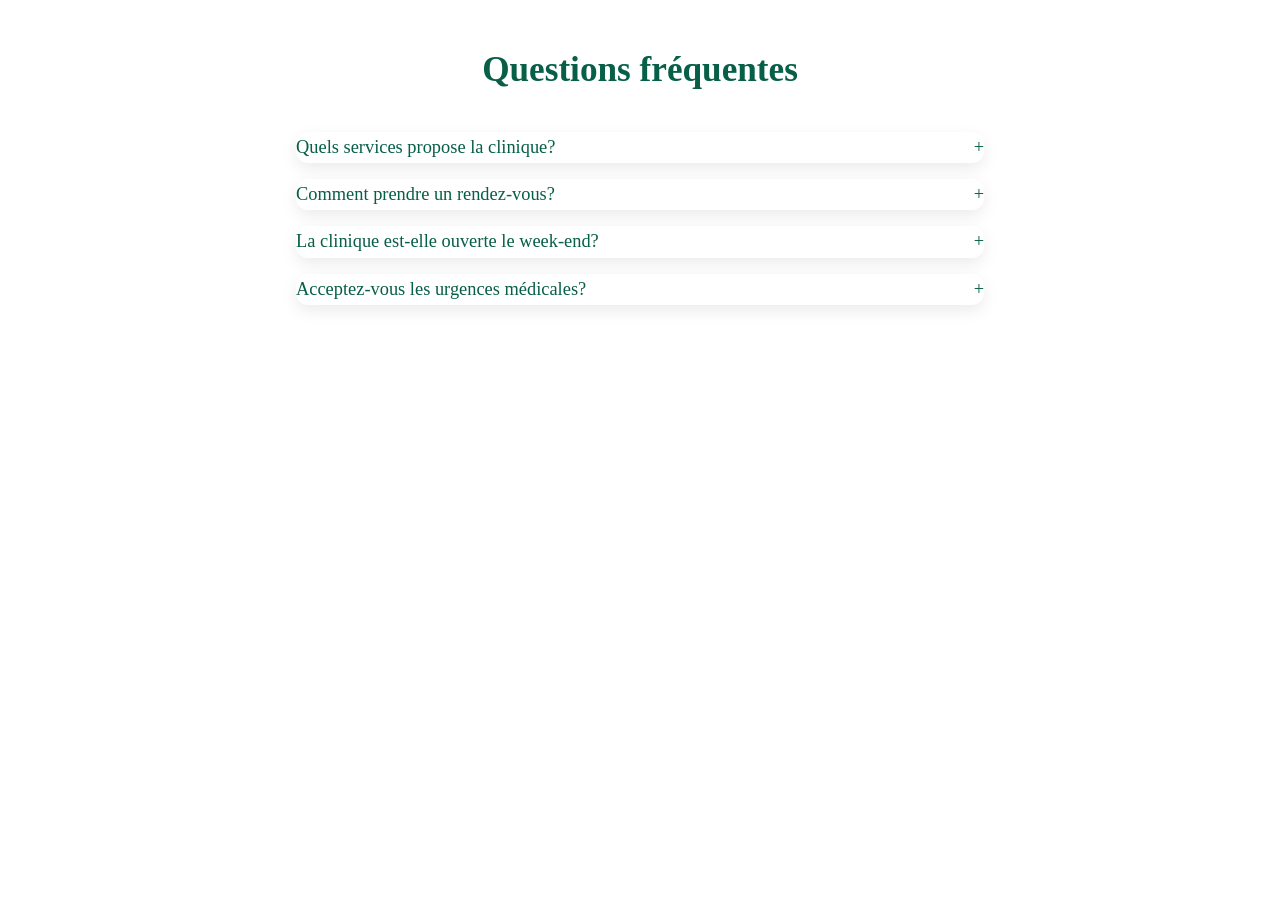
<file: faq.html>
<!DOCTYPE html>
<html lang="en">
    <head>
        <meta charset="UTF-8">
        <meta name="viewport" content="width=device-width, initial-scale=1.0">
        <title>FAQ</title>

        <style>
            /*Base de la page*/
            *{
                margin: 0;
                padding: 0;
                box-sizing: border-box;
            }

            html{
                scroll-behavior: smooth;
            }

            body{
                line-height: 1.7;
                background-color:white;
                color: #032015;
            }

            .faq{
                max-width: 48rem;
                margin: auto;
                padding: clamp(1rem,4vw,2.5rem);
            }

            .faq h1{
                text-align: center;
                color: #065f46;
                margin-bottom: 2rem;
                font-size: clamp(1.5rem,5vw,2.2rem);
            }

            /*boc question*/
            .faq details{
                background: white;
                border-radius: 0.75rem;
                padding: clam(1rem,3vw,1.4rem);
                margin-bottom: 1rem;
                box-shadow: 0 6px 16px rgba(0,0,0,0.08);
            }

            /*question*/
            .faq summary{
                cursor: pointer;
                font-size: 600;
                color: #065f46;
                font-size: clamp(1rem, 3.5vw, 1.15rem);
                list-style: none;
                position: relative;
                padding-right: 1.8rem;
            }

            .faq summary::after{
                content: "+";
                position: absolute;
                right: 0;
                font-size: 1.rem;

            }

            .faq details[open] summary::after{
                content: "-";
            }

            /*les reponses*/
            .faq p{
                margin-top: 0.8rem;
                font-size: clamp(0.95rem, 3.5vw, 1,05rem);
                color: #052005;
            }

            /*access*/
            summary::-webkit-details-marker{
                display: none;
            }
        </style>
    </head>

    <body>
        <main>
            <!--notre page faq-->
            <section class="faq" id="faq">

                <h1>Questions fr&eacute;quentes</h1>
                <!--les questions-->
                <details>
                    <summary>Quels services propose la clinique?</summary>
                    <p>La clinique propose la p&eacute;diatrie,la consultation g&eacute;n&eacute;rale,
                         les soins pr&eacute;nataux et dentaires.</p>
                </details>

                <details>
                    <summary>Comment prendre un rendez-vous?</summary>
                    <p>
                        Vous pouvez prendre rendez-vous directement &aacute; la clinique ou par t&eacute;l&eacute;phone.
                    </p>
                </details>

                <details>
                    <summary>La clinique est-elle ouverte le week-end?</summary>
                    <p>Oui,la clinique est ouverte du lundi au samdedi selon les horaires .</p>
                </details>

                <details>
                    <summary>Acceptez-vous les urgences m&eacute;dicales?</summary>
                    <p>les urgences sont prises en charge selon la disponibilit&eacute; du personnel.</p>
                </details>
            </section>
          
        </main>
    </body>
</html>
</file>
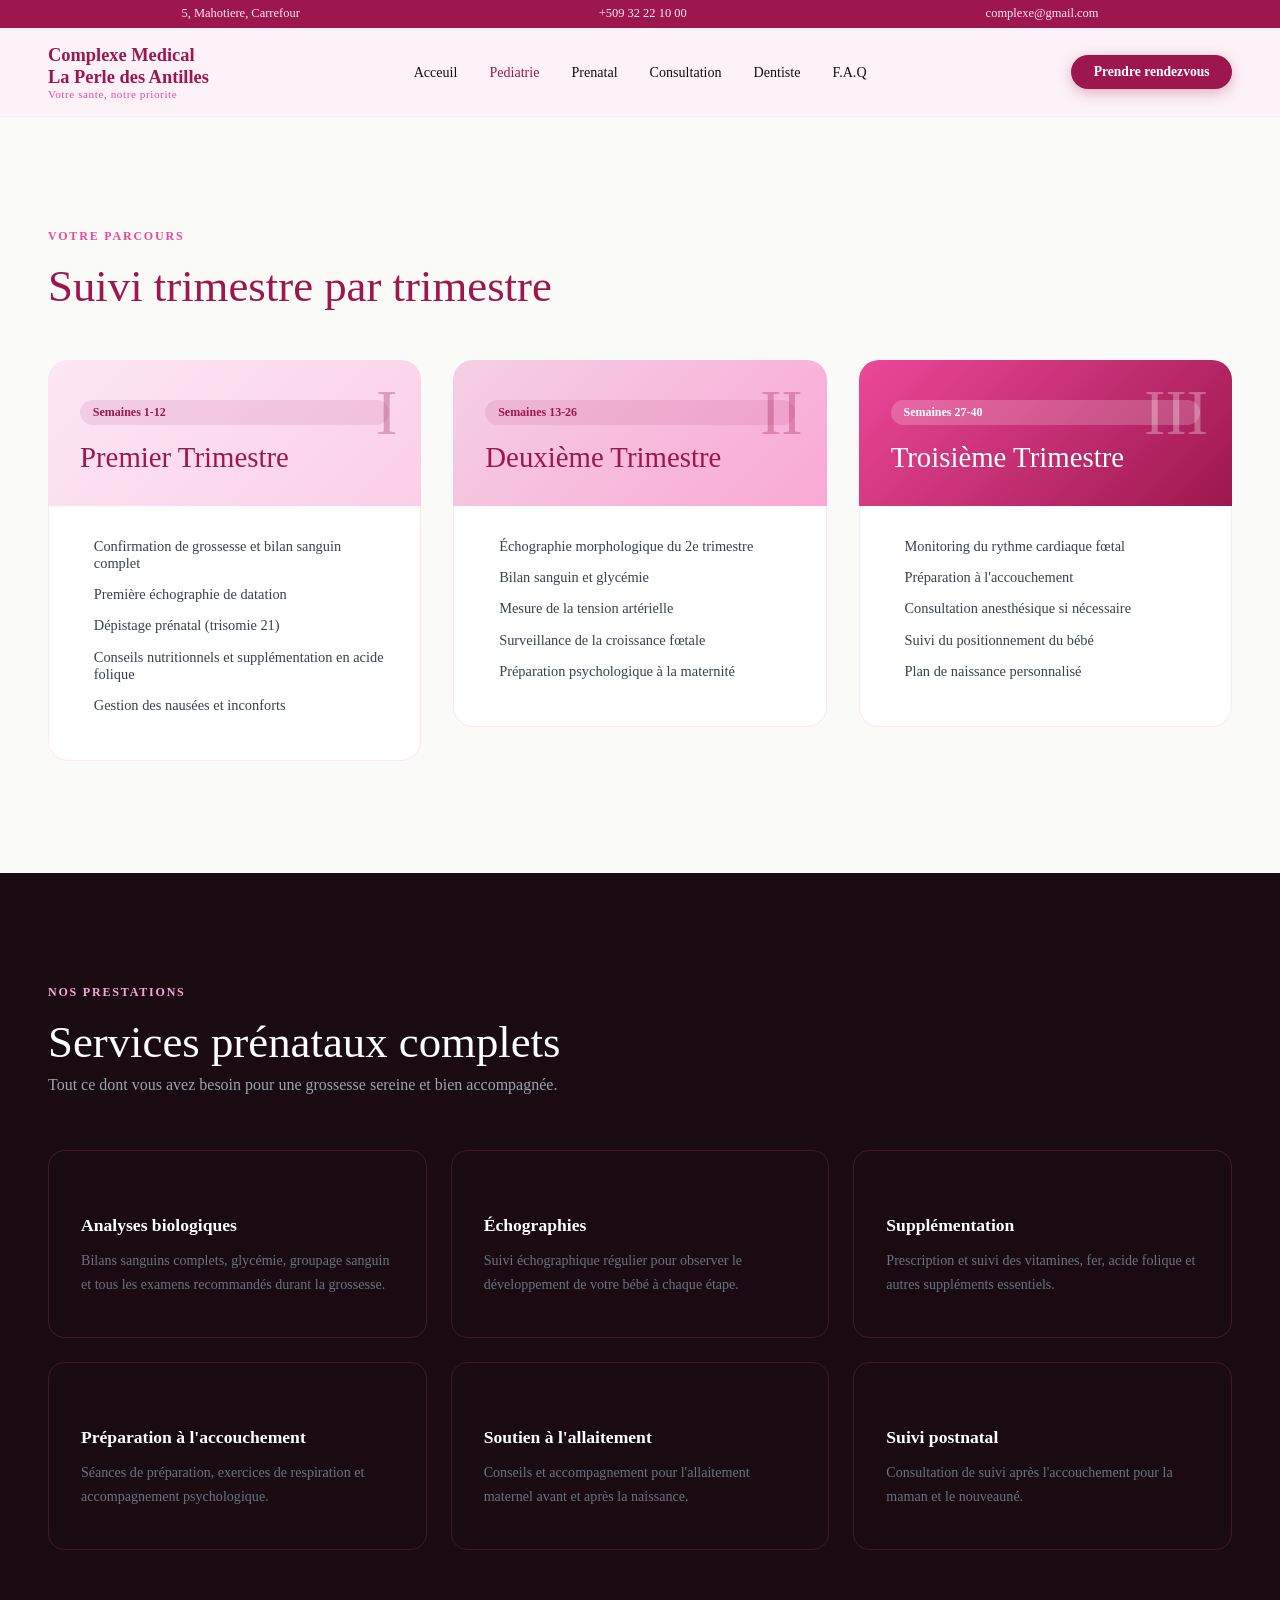
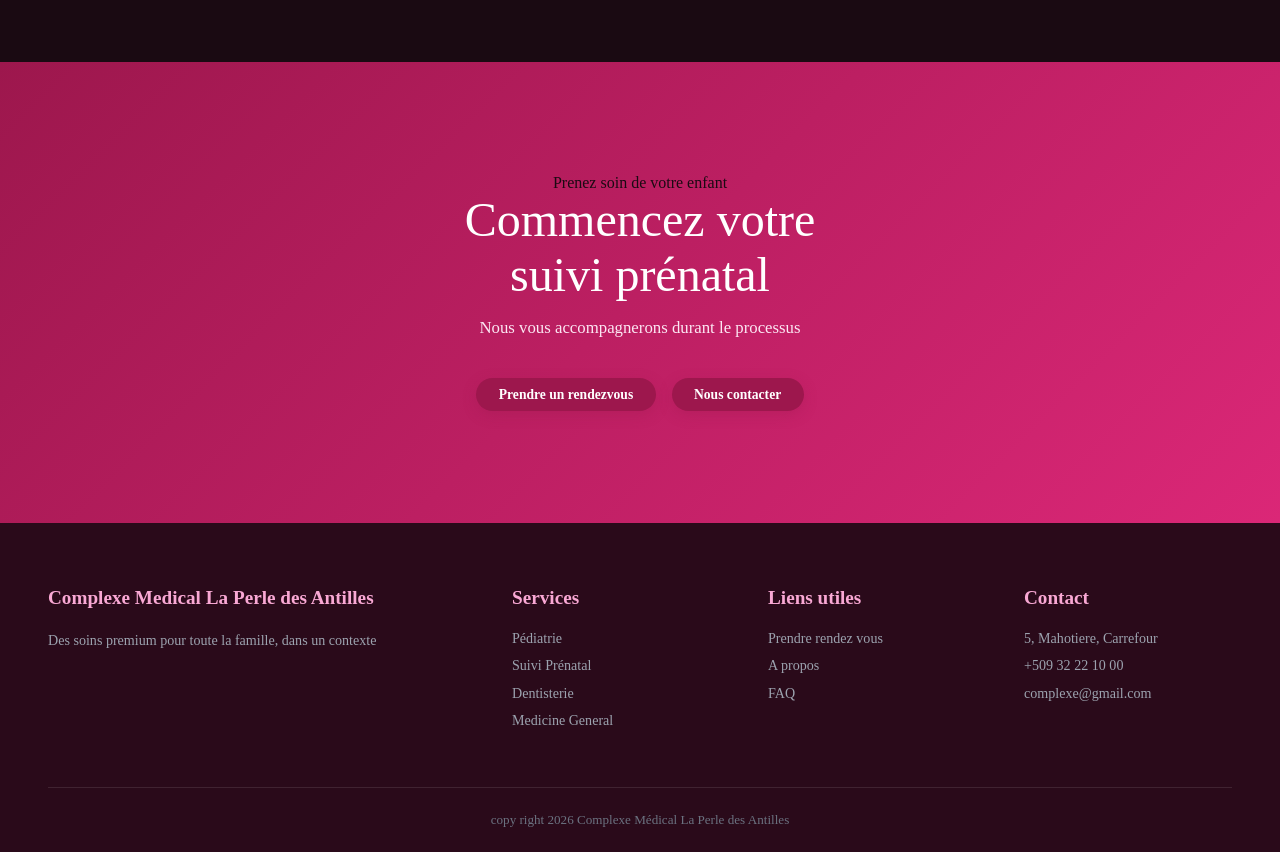
<file: prenatal.html>
<!DOCTYPE html>
<html lang="fr">

<head>
    <meta charset="UTF-8">
    <meta name="viewport" content="width=device-width, initial-scale=1.0">
    <title>Prenatal-Complexe Medical la Perle des Antilles</title>

    <style>
        * {
            margin: 0;
            padding: 0;
            box-sizing: border-box;
        }

        body {
            background: #fafaf8;
            color: #1a0a12;
            overflow-x: hidden;
        }

        .topbar {
            background: #9d174d;
            padding: 0.4rem 2rem;
            display: flex;
            justify-content: space-around;
            align-items: center;
            font-size: 0.78rem;
            color: #fce7f3;
        }

        .main {
            display: flex;
            align-items: center;
            justify-content: space-between;
            padding: 1rem 3rem;
            border-bottom: 1px solid #fce7f3;
            position: sticky;
            top: 0;
            background: rgba(253, 242, 248, 0.97);
            backdrop-filter: blur(12px);
            z-index: 100;
        }

        .logo {
            display: flex;
            align-items: center;
            gap: 0.8rem;
            text-decoration: none;
        }

        .logo h1 {
            font-family: 'Cormorant Garamond', serif;
            font-size: 1.15rem;
            color: #9d174d;
            line-height: 1.2;
        }

        .logo span {
            display: block;
            font-size: 0.7rem;
            color: #ec4899;
            font-weight: 500;
            letter-spacing: 0.05em;
        }

        .navLiens {
            display: flex;
            gap: 2rem;
            list-style: none;

        }

        .navLiens a {
            text-decoration: none;
            color: #1a0a12;
            font-size: 0.88rem;
            font-weight: 500;
            transition: color 0.2s;
        }

        .navLiens a:hover,
        .navLiens a.active {
            color: #9d174d;
        }

        .btnRdv {
            background: #9d174d;
            color: white;
            padding: 0.55rem 1.4rem;
            border-radius: 50px;
            text-decoration: none;
            font-size: 0.85rem;
            font-weight: 600;
            transition: all 0.3s;
            box-shadow: 0 4px 14px rgba(157, 23, 77, 0.3);
        }

        .btnRdv:hover {
            background: #ec4899;
            transform: translateY(2px);
        }

        /*sa se pou menu hamburger*/
        .hamburger {
            display: none;
            flex-direction: column;
            gap: 5px;
            cursor: pointer;
            background: none;
            border: none;
            padding: 6px;
            z-index: 200;
        }

        .hamburger span {
            display: block;
            width: 25px;
            height: 2.5px;
            background: #065f46;
            border-radius: 2px;
            transition: all 0.3s;
        }

        .hamburger.open span:nth-child(1) {
            transform: translateY(7.5px) rotate(45deg);
        }

        .hamburger.open span:nth-child(2) {
            opacity: 0;
        }

        .hamburger.open span:nth-child(3) {
            transform: translateY(-7.5px) rotate(-45deg);
        }

        /* les trimestes */
        .trimsection {
            padding: 7rem 3rem;
        }

        .trimsection .eyebrow {
            font-size: 0.75rem;
            text-transform: uppercase;
            letter-spacing: 0.15em;
            color: #ec4899;
            font-weight: 600;
            margin-bottom: 1rem;
        }

        .trimsection h2 {
            font-size: 2.8rem;
            color: #9d174d;
            font-weight: 300;
            margin-bottom: 3rem;
        }

        .trimestres {
            display: grid;
            grid-template-columns: repeat(3, 1fr);
            gap: 2rem;
        }

        .trimestre {
            border-radius: 20px;
            overflow: hidden;
        }

        .trimheader {
            padding: 2.5rem 2rem 2rem;
            position: relative;
        }

        .trim1 .trimheader {
            background: linear-gradient(135deg, #fce7f3, #fbcfe8);
        }

        .trim2 .trimheader {
            background: linear-gradient(135deg, #f5d0e5, #f9a8d4);
        }

        .trim3 .trimheader {
            background: linear-gradient(135deg, #ec4899, #9d174d);
        }

        .trim3 .trimheader * {
            color: white !important;
        }

        .trimnumber {

            font-size: 4rem;
            font-weight: 300;
            color: #9d174d;
            opacity: 0.3;
            position: absolute;
            top: 1rem;
            right: 1.5rem;
        }

        .trimweeks {
            display: inline block;
            background: rgba(157, 23, 77, 0.1);
            color: #9d174d;
            padding: 0.3rem 0.8rem;
            border-radius: 50px;
            font-size: 0.75rem;
            font-weight: 600;
            margin-bottom: 1rem;
        }

        .trim3 .trimweeks {
            background: rgba(255, 255, 255, 0.2);
            color: white;
        }

        .trimheader h3 {

            font-size: 1.8rem;
            color: #9d174d;
            font-weight: 300;
        }

        .trimbody {
            background: white;
            border: 1px solid #fce7f3;
            border-top: 0;
            border-radius: 0 0 20px 20px;
            padding: 2rem;
        }

        .trimbody ul {
            list-style: none;
        }

        .trimbody ul li {
            display: flex;
            gap: 0.8rem;
            align-items: flexstart;
            margin-bottom: 0.9rem;
            font-size: 0.9rem;
            color: #374151;
        }

        .trimbody ul li::before {
            content: '';
            color: #ec4899;
            font-size: 0.6rem;
            margin-top: 0.3rem;
            flex-shrink: 0;
        }

        /* Sservices offertes*/
        .servicessection {
            background: #1a0a12;
            padding: 7rem 3rem;
        }

        .servicessection .eyebrow {
            color: #f9a8d4;
            font-size: 0.75rem;
            text-transform: uppercase;
            letter-spacing: 0.15em;
            font-weight: 600;
            margin-bottom: 1rem;
        }

        .servicessection h2 {
            font-family: 'Cormorant Garamond', serif;
            font-size: 2.8rem;
            color: white;
            font-weight: 300;
            margin-bottom: 0.5rem;
        }

        .servicessection .sub {
            color: #9ca3af;
            margin-bottom: 3.5rem;
        }

        .svgrid {
            display: grid;
            grid-template-columns: repeat(3, 1fr);
            gap: 1.5rem;
        }

        .svcard {
            background: #1a0a12;
            border: 1px solid #3d1a2a;
            border-radius: 16px;
            padding: 2.5rem 2rem;
            transition: all 0.4s;
            position: relative;
            overflow: hidden;
        }

        .svcard::after {
            content: '';
            position: absolute;
            top: 0;
            left: 0;
            right: 0;
            height: 3px;
            background: linear-gradient(to right, #9d174d, #ec4899);
            transform: scaleX(0);
            transition: transform 0.4s;
        }

        .svcard:hover {
            transform: translateY(6px);
            border-color: #6b2540;
        }

        .svcard:hover::after {
            transform: scaleX(1);
        }

        .svcard .icon {
            font-size: 2.5rem;
            margin-bottom: 1.5rem;
        }

        .svcard h3 {
            color: white;
            font-size: 1.1rem;
            font-weight: 600;
            margin-bottom: 0.8rem;
        }

        .svcard p {
            color: #6b7280;
            font-size: 0.88rem;
            line-height: 1.7;
        }



        /* notre partie cta */
        .ctasec {
            background: linear-gradient(135deg, #9d174d 0%, #db2777 100%);
            padding: 7rem 3rem;
            text-align: center;
        }

        .ctasec h2 {
            font-family: 'Cormorant Garamond', serif;
            font-size: 3rem;
            color: white;
            font-weight: 300;
            margin-bottom: 1rem;
        }

        .ctasec p {
            color: #fce7f3;
            font-size: 1.05rem;
            margin-bottom: 2.5rem;
        }

        .ctaBtn {
            display: flex;
            gap: 1rem;
            justify-content: center;
            flex-wrap: wrap;
        }


        /* le pied de page */
        footer {
            background: #2a0a1a;
            color: white;
            padding: 4rem 3rem 1.5rem;
        }

        .footerGrid {
            display: grid;
            grid-template-columns: 2fr 1fr 1fr 1fr;
            gap: 3rem;
            padding-bottom: 3rem;
            border-bottom: 1px solid rgba(255, 255, 255, 0.1);
        }

        .footercol h4 {
            font-family: 'Cormorant Garamond', serif;
            font-size: 1.2rem;
            margin-bottom: 1.2rem;
            color: #f9a8d4;
        }

        .footercol p {
            color: #9ca3af;
            font-size: 0.88rem;
            line-height: 1.7;
        }

        .footercol ul {
            list-style: none;
        }

        .footercol ul li {
            margin-bottom: 0.6rem;
        }

        .footercol ul li a {
            color: #9ca3af;
            text-decoration: none;
            font-size: 0.88rem;
            transition: color 0.2s;
        }

        .footercol ul li a:hover {
            color: #f9a8d4;
        }

        .footerB {
            padding-top: 1.5rem;
            text-align: center;
            color: #6b7280;
            font-size: 0.82rem;
        }

        @media(maxwidth:1024px) {
            .herolayout {
                grid-template-columns: 1fr;
                padding: 4rem 2rem;
            }

            .herovisual {
                display: none;
            }

            .trimestres {
                grid-template-columns: 1fr;
            }

            .svgrid {
                grid-template-columns: 1fr 1fr;
            }

            .temoignages {
                grid-template-columns: 1fr;
            }

            .footerGrid {
                grid-template-columns: 1fr 1fr;
            }
        }

        @media(maxwidth:600px) {
            nav.main {
                padding: 1rem;
            }

            .navlinks {
                display: none;
            }

            .svgrid {
                grid-template-columns: 1fr;
            }

            .footerGrid {
                grid-template-columns: 1fr;
            }

            .servicessection,
            .trimsection,
            .temoignagesection,
            .ctasec {
                padding: 4rem 1.5rem;
            }
        }

        /*tablette */
        @media (max-width: 1024px) {
            .serG {
                grid-template-columns: repeat(2, 1fr);
            }

            .agesTime {
                grid-template-columns: repeat(2, 1fr);
            }

            .introS {
                grid-template-columns: 1fr;
            }

            .introV {
                padding: 3rem;
                min-height: 300px;
            }

            .introText {
                padding: 3rem;
            }

            .navLiens li a {
                font-size: 0.8rem;
                padding: 0.35rem 0.6rem;
            }
        }

        /*mobile*/
        @media (max-width: 768px) {

            /* topbar */
            .topbar {
                flex-direction: column;
                text-align: center;
                font-size: 0.76rem;
                padding: 0.5rem 1rem;
                gap: 2px;
            }

            /* navbar */
            .main {
                padding: 0.8rem 1rem;
                position: relative;
            }

            /* hamburger visible */
            .hamburger {
                display: flex;
            }

            /* menu cache s'ouvre avec .open */
            .navLiens {
                display: none;
                width: 100%;
                flex-direction: column;
                background: white;
                padding: 0.5rem 0;
                border-top: 1px solid #d1e8dc;
                box-shadow: 0 8px 24px rgba(0, 0, 0, 0.1);
                order: 10;
                gap: 2px;
            }

            .navLiens.open {
                display: flex;
            }

            .navLiens li {
                width: 100%;
            }

            .navLiens li a {
                padding: 0.7rem 1.2rem;
                font-size: 0.95rem;
                border-radius: 0;
                border-left: 3px solid transparent;
            }

            .navLiens li a:hover,
            .navLiens li a.active {
                background: #f0fdf4;
                color: #065f46;
                border-left-color: #22c55e;
            }

            .btnRdv {
                display: none;
            }

            /* banniere */
            .banniere {
                height: 85vh;
            }

            .banniereBg {
                padding: 1.5rem;
                max-width: 100%;
            }

            .banniereBg h1 {
                font-size: 2rem;
            }

            .banniereBg p {
                font-size: 0.9rem;
            }

            .banniereC {
                flex-direction: column;
                align-items: flex-start;
            }

            .btnG,
            .btnOG {
                width: 100%;
                max-width: 280px;
                text-align: center;
                padding: 0.8rem 1.5rem;
            }

            /* intro */
            .introS {
                grid-template-columns: 1fr;
            }

            .introV {
                padding: 2.5rem 1.5rem;
                min-height: 240px;
            }

            .bigI {
                width: 120px;
                height: 120px;
                font-size: 3.5rem;
            }

            .introVC {
                font-size: 1.1rem;
            }

            .introText {
                padding: 2rem 1.5rem;
            }

            .introText h2 {
                font-size: 1.7rem;
            }

            /* services */
            .serS {
                padding: 3rem 1.2rem;
            }

            .serS h2 {
                font-size: 1.8rem;
            }

            .serG {
                grid-template-columns: 1fr;
                gap: 1rem;
            }

            .serCard {
                padding: 1.5rem;
            }

            /* âges */
            .agesSec {
                padding: 3rem 1.2rem;
            }

            .agesSec h2 {
                font-size: 1.8rem;
            }

            .agesTime {
                grid-template-columns: repeat(2, 1fr);
                gap: 1rem;
            }

            .agesCard {
                padding: 1.5rem 1rem;
            }

            .agesNombre {
                font-size: 3rem;
            }

            /* CTA */
            .ctasec {
                padding: 3.5rem 1.2rem;
            }

            .ctasec h2 {
                font-size: 1.8rem;
            }

            .ctaBtn {
                flex-direction: column;
                align-items: center;
            }

            .ctaBtn .btnG,
            .ctaBtn .btnOG {
                width: 100%;
                max-width: 280px;
                text-align: center;
            }

            /* footer */
            footer {
                padding: 2.5rem 1.2rem 0;
            }

            .footerGrid {
                grid-template-columns: 1fr;
                gap: 1.5rem;
            }
        }

        @media (max-width: 420px) {
            .banniereBg h1 {
                font-size: 1.6rem;
            }

            .introText h2 {
                font-size: 1.4rem;
            }

            .serS h2,
            .agesSec h2,
            .ctasec h2 {
                font-size: 1.4rem;
            }

            .agesTime {
                grid-template-columns: 1fr;
            }
        }
    </style>
</head>

<body>
    <!--le page prenatal-->
    <nav class="topbar">
        <span>5, Mahotiere, Carrefour</span>
        <span>+509 32 22 10 00</span>
        <span>complexe@gmail.com</span>
    </nav>

    <nav class="main">
        <a class="logo" href="index.html">
            <div>
                <h1>Complexe Medical<br>La Perle des Antilles</h1>
                <span>Votre sante, notre priorite</span>
            </div>
        </a>


         <button class="hamburger" id="hamburger" aria-label="Menu" aria-expanded="false">
            <span></span>
            <span></span>
            <span></span>
        </button>

        <ul class="navLiens" id="navLiens">
            <li><a href="index.html">Acceuil</a></li>
            <li><a href="pediatre.html" class="active">Pediatrie</a></li>
            <li><a href="prenatal.html">Prenatal</a></li>
            <li><a href="consultationGeneral.html">Consultation</a></li>
            <li><a href="dentiste.html">Dentiste</a></li>
            <li><a href="faq.html">F.A.Q</a></li>
        </ul>
        <a href="prendreRendez.html" class="btnRdv">Prendre rendezvous</a>
    </nav>


    <!--trimestes-->
    <section class="trimsection" id="trimestres">
        <div class="eyebrow">Votre parcours</div>
        <h2>Suivi trimestre par trimestre</h2>
        <div class="trimestres">
            <div class="trimestre trim1">
                <div class="trimheader">
                    <div class="trimnumber">I</div>
                    <div class="trimweeks">Semaines 1-12</div>
                    <h3>Premier Trimestre</h3>
                </div>
                <div class="trimbody">
                    <ul>
                        <li>Confirmation de grossesse et bilan sanguin complet</li>
                        <li>Première échographie de datation</li>
                        <li>Dépistage prénatal (trisomie 21)</li>
                        <li>Conseils nutritionnels et supplémentation en acide folique</li>
                        <li>Gestion des nausées et inconforts</li>
                    </ul>
                </div>
            </div>
            <div class="trimestre trim2">
                <div class="trimheader">
                    <div class="trimnumber">II</div>
                    <div class="trimweeks">Semaines 13-26</div>
                    <h3>Deuxième Trimestre</h3>
                </div>
                <div class="trimbody">
                    <ul>
                        <li>Échographie morphologique du 2e trimestre</li>
                        <li>Bilan sanguin et glycémie</li>
                        <li>Mesure de la tension artérielle</li>
                        <li>Surveillance de la croissance fœtale</li>
                        <li>Préparation psychologique à la maternité</li>
                    </ul>
                </div>
            </div>
            <div class="trimestre trim3">
                <div class="trimheader">
                    <div class="trimnumber">III</div>
                    <div class="trimweeks">Semaines 27-40</div>
                    <h3>Troisième Trimestre</h3>
                </div>
                <div class="trimbody">
                    <ul>
                        <li>Monitoring du rythme cardiaque fœtal</li>
                        <li>Préparation à l'accouchement</li>
                        <li>Consultation anesthésique si nécessaire</li>
                        <li>Suivi du positionnement du bébé</li>
                        <li>Plan de naissance personnalisé</li>
                    </ul>
                </div>
            </div>
        </div>
    </section>

    <!--services-->
    <section class="servicessection">
        <div class="eyebrow">Nos prestations</div>
        <h2>Services prénataux complets</h2>
        <p class="sub">Tout ce dont vous avez besoin pour une grossesse sereine et bien accompagnée.</p>
        <div class="svgrid">
            <div class="svcard">
                <div class="icon"></div>
                <h3>Analyses biologiques</h3>
                <p>Bilans sanguins complets, glycémie, groupage sanguin et tous les examens recommandés durant la
                    grossesse.</p>
            </div>
            <div class="svcard">
                <div class="icon"></div>
                <h3>Échographies</h3>
                <p>Suivi échographique régulier pour observer le développement de votre bébé à chaque étape.</p>
            </div>
            <div class="svcard">
                <div class="icon"></div>
                <h3>Supplémentation</h3>
                <p>Prescription et suivi des vitamines, fer, acide folique et autres suppléments essentiels.</p>
            </div>
            <div class="svcard">
                <div class="icon"></div>
                <h3>Préparation à l'accouchement</h3>
                <p>Séances de préparation, exercices de respiration et accompagnement psychologique.</p>
            </div>
            <div class="svcard">
                <div class="icon"></div>
                <h3>Soutien à l'allaitement</h3>
                <p>Conseils et accompagnement pour l'allaitement maternel avant et après la naissance.</p>
            </div>
            <div class="svcard">
                <div class="icon"></div>
                <h3>Suivi postnatal</h3>
                <p>Consultation de suivi après l'accouchement pour la maman et le nouveauné.</p>
            </div>
        </div>
    </section>


    <section class="ctasec">
        <div class="secEye">Prenez soin de votre enfant</div>
        <h2>Commencez votre <br>suivi pr&eacute;natal</h2>
        <p>Nous vous accompagnerons durant le processus</p>
        <div class="ctaBtn">
            <a href="prendreRendez.html" class="btnRdv">Prendre un rendezvous</a>
            <a href="contact" class="btnRdv">Nous contacter</a>
        </div>
    </section>

    <footer>
        <div class="footerGrid">
            <div class="footercol">
                <h4>Complexe Medical La Perle des Antilles</h4>
                <p>Des soins premium pour toute la famille, dans un contexte</p>
            </div>

            <div class="footercol">
                <h4>Services</h4>
                <ul>
                    <li><a href="pediatre.html">P&eacute;diatrie</a></li>
                    <li><a href="prenatal.html">Suivi Pr&eacute;natal</a></li>
                    <li><a href="dentiste.html">Dentisterie</a></li>
                    <li><a href="consultationGeneral.html">Medicine General</a></li>
                </ul>
            </div>

            <div class="footercol">
                <h4>Liens utiles</h4>
                <ul>
                    <li><a href="prendreRendez.html">Prendre rendez vous</a></li>
                    <li><a href="index.html">A propos</a></li>
                    <li><a href="faq.html">FAQ</a></li>
                </ul>
            </div>

            <div class="footercol">
                <h4>Contact</h4>
                <ul>
                    <li><a href="#">5, Mahotiere, Carrefour</a></li>
                    <li><a href="">+509 32 22 10 00</a></li>
                    <li><a href="">complexe@gmail.com</a></li>
                </ul>
            </div>

        </div>

        <div class="footerB">copy right 2026 Complexe M&eacute;dical La Perle des Antilles</div>
    </footer>

     <script>
        const hamburger = document.getElementById('hamburger');
        const navLiens = document.getElementById('navLiens');

        hamburger.addEventListener('click', function () {
            const isOpen = navLiens.classList.toggle('open');
            hamburger.classList.toggle('open', isOpen);
            hamburger.setAttribute('aria-expanded', isOpen);
        });

        navLiens.querySelectorAll('a').forEach(function (link) {
            link.addEventListener('click', function () {
                navLiens.classList.remove('open');
                hamburger.classList.remove('open');
                hamburger.setAttribute('aria-expanded', 'false');
            });
        });

        document.addEventListener('click', function (e) {
            if (!hamburger.contains(e.target) && !navLiens.contains(e.target)) {
                navLiens.classList.remove('open');
                hamburger.classList.remove('open');
                hamburger.setAttribute('aria-expanded', 'false');
            }
        });
    </script>

</body>

</html>
</file>
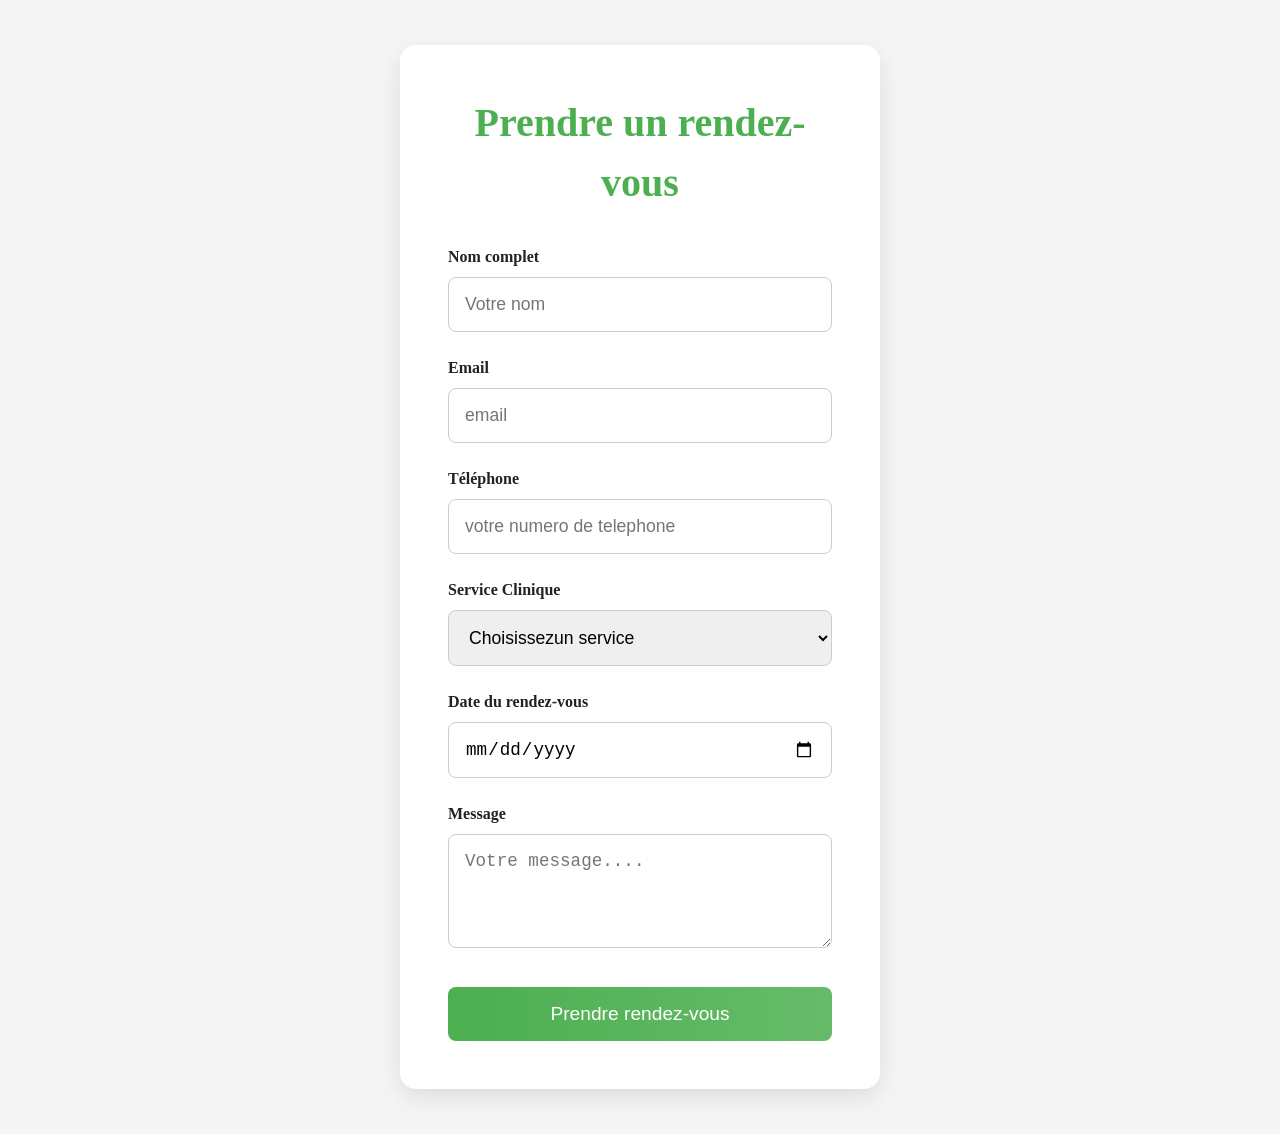
<file: prendreRendez.html>
<!DOCTYPE html>
<html lang="en">
    <head>
        <meta charset="UTF-8">
        <meta name="viewport" content="width=device-width, initial-scale=1.0">
        <title>Prendre un rendez-vous</title>
    
    <style>
       *{
        box-sizing: border-box;
        margin: 0;
        padding: 0;
       }

       body{
        background-color: #f5f5f5;
        color: #222;
        font-size:1rem;
        line-height: 1.5;
       }

       .container{
        width: 90%;
        max-width: 30rem;
        margin: 5vh auto;
        background-color: #fff;
        padding: 2rem;
        border-radius: 1rem;
        box-shadow: 0 0.5rem 1.5rem rgba(0,0,0,0.1);
       }

       h1{
        text-align: center;
        color: #4CAF50;
        margin-bottom: 2rem;
        font-size: 2rem;
       }

       label{
        display: block;
        margin-top: 1.5rem;
        font-weight: bold;
        font-size: 1rem;
       }

       input,select,textarea{
        width: 100%;
        padding: 0.8rem;
        margin-top: 0.5rem;
        border: 0.1rem solid #ccc;
        border-radius: 0.5rem;
        font-size: 1rem;
       }

       select{
        cursor: pointer;
       }

       button{
        width: 100%;
        padding: 1rem;
        margin-top: 2rem;
        background: linear-gradient(90deg,#4CAF50,#66BB6A);
        border: none;
        border-radius: 0.5rem;
        color: white;
        font-size: 1.1rem;
        cursor: pointer;
        transition: 0.3s;
       }

       button:hover{
        background: linear-gradient(90deg,#66BB6A,#4CAF50);

       }

       @media(min-width:768px){
        .container{
            width: 70%;
            padding: 3rem;
        }

        h1{
            font-size: 2.5rem;
        }

        input,select,textarea{
            font-size: 1.1rem;
            padding: 1rem;
        }

        button{
            font-size: 1.2rem;
            padding: 1rem;
        }
       }

       @media(min-width:1200px){
        .container{
            width: 50%;
        }
       }
       
    </style>
    </head>
    <body>
        <div class="container">
            <h1>Prendre un rendez-vous</h1>
            <form >
                <label for="nom">Nom complet</label>
                <input type="text" id="nom" name="nom" placeholder="Votre nom" required>

                <label for="email">Email</label>
                <input type="email" id="email" name="email" placeholder="email" required>

                <label for="telephone">T&eacute;l&eacute;phone</label>
                <input type="tel" id="telephone" name="telephone" placeholder="votre numero de telephone">

                <label for="service">Service Clinique</label>
                <select id="service" name="service" required>
                    <option value=""disabled selected>Choisissezun service</option>
                    <option value="pediatrie">P&eacute;diatrie</option>
                    <option value="prenatal">Pr&eacute;natal</option>
                    <option value="dentiste">Dentiste</option>
                    <option value="consultation">Consultation g&eacute;n&eacute;ral</option>
                </select>

                <label for="date">Date du rendez-vous</label>
                <input type="date" id="date" name="date" required>

                <label for="message">Message</label>
                <textarea id="message" name="message" rows="4" placeholder="Votre message...."></textarea>

                <button type="submit">Prendre rendez-vous</button>
            </form>
        </div>
    </body>
</html>
</file>
